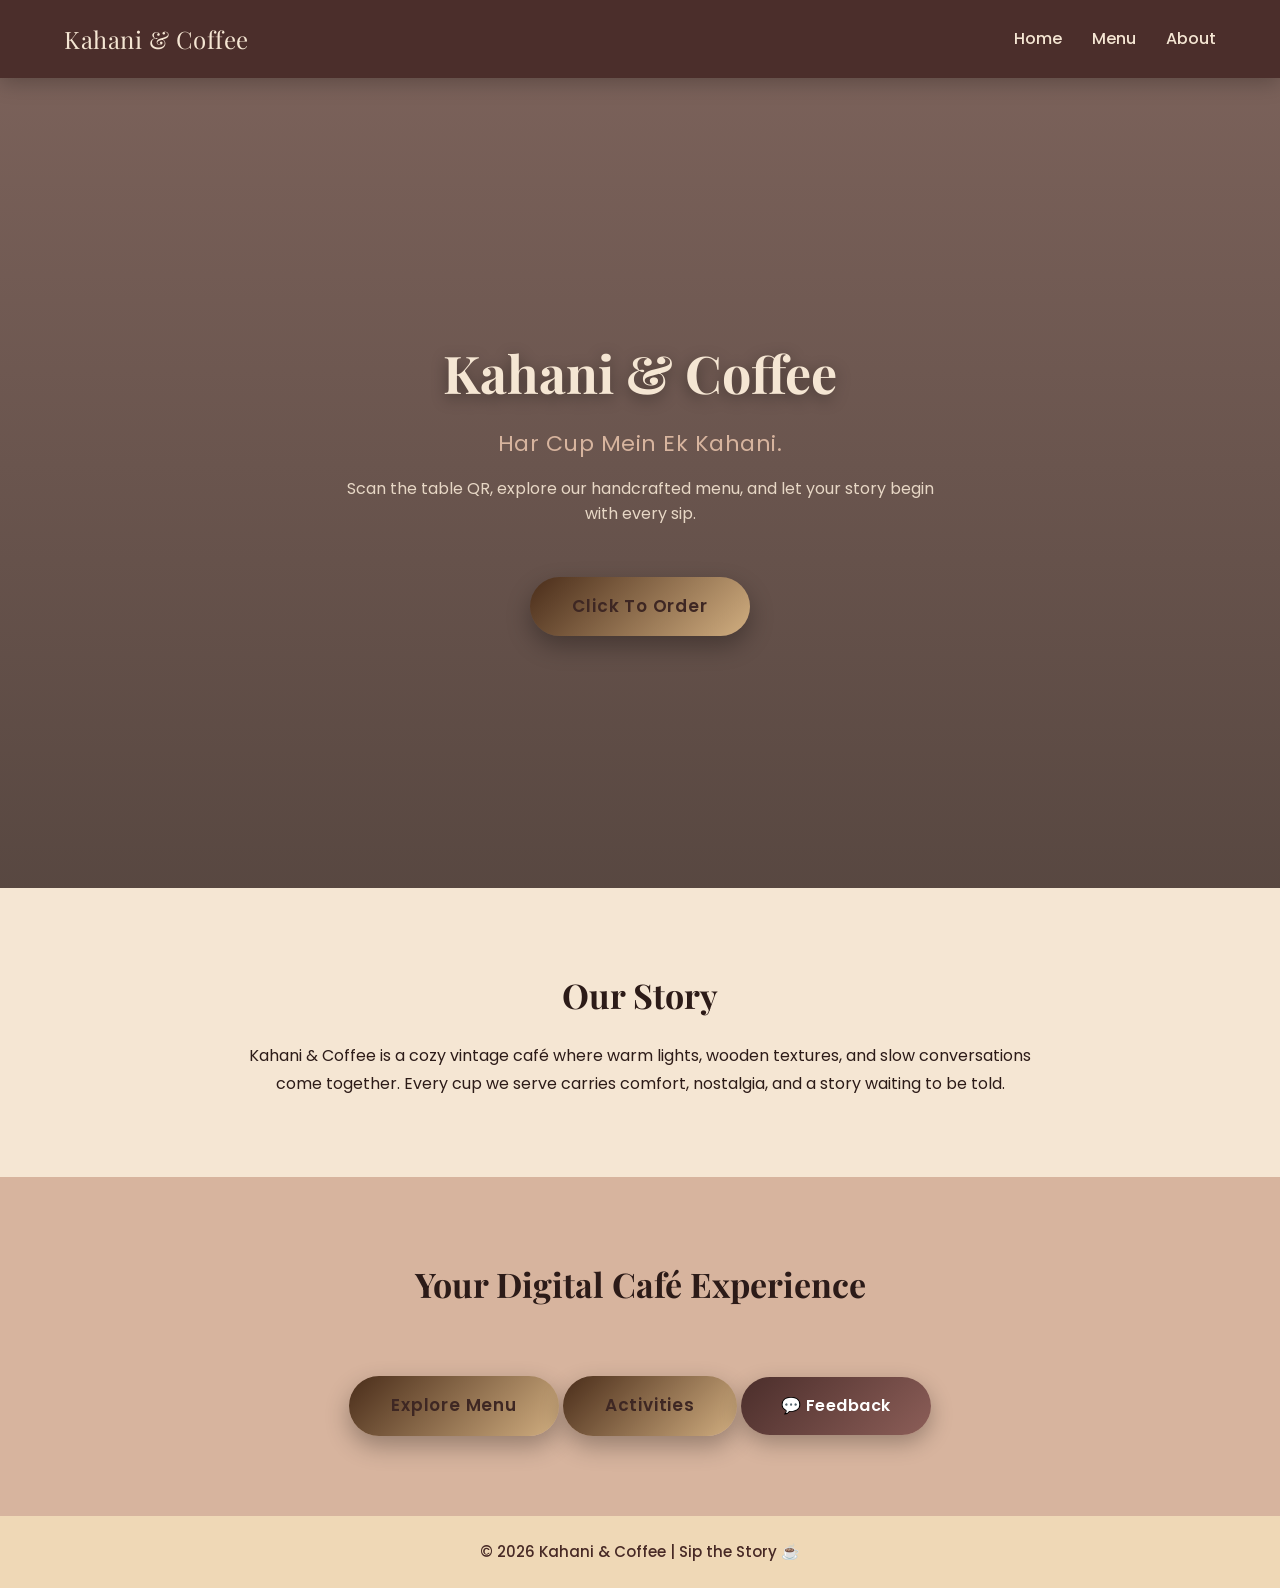
<file: index.html>
<!DOCTYPE html>
<html lang="en">
<head>
    <meta charset="UTF-8">
    <title>Kahani & Coffee</title>
    <link rel="stylesheet" href="style.css">
    <meta name="viewport" content="width=device-width, initial-scale=1.0">
</head>

<body>

    <!-- Navbar -->
    <nav class="navbar">
        <div class="logo">Kahani & Coffee</div>
        <ul>
            <li><a href="#">Home</a></li>
            <li><a href="menu.html">Menu</a></li>           
           <li><a href="#">About</a></li>
        </ul>
    </nav>

    <!-- Hero Section -->
    <section class="hero">
        <div class="hero-content">
            <h1>Kahani & Coffee</h1>
            <p class="tagline">Har Cup Mein Ek Kahani.</p>
            <p class="description">
                Scan the table QR, explore our handcrafted menu,
                and let your story begin with every sip.
            </p>
<a href="menu.html" class="btn">Click To Order</a>       
 </div>
    </section>

    <!-- About Section -->
    <section class="section">
        <h2>Our Story</h2>
        <p>
            Kahani & Coffee is a cozy vintage café where warm lights,
            wooden textures, and slow conversations come together.
            Every cup we serve carries comfort, nostalgia, and a story waiting to be told.
        </p>
    </section>

   <!-- Explore Options Section -->
<section class="section light">
    <h2>Your Digital Café Experience</h2>

    <div class="explore-buttons">

       <div class="button-container">

  <a href="menu.html" id="menuLink" class="btn">Explore Menu</a>

  <a href="activities.html" class="btn btn-center">
    Activities
  </a>

 <a href="feedback.html" class="explore-btn feedback-btn">
  💬 Feedback
</a>

</div>

    </div>
</section>

    <!-- Footer -->
    <footer>
        <p>© 2026 Kahani & Coffee | Sip the Story ☕</p>
    </footer>
    <script>
const elements = document.querySelectorAll('.section, .card');

const observer = new IntersectionObserver(entries => {
    entries.forEach(entry => {
        if (entry.isIntersecting) {
            entry.target.classList.add('show');
        }
    });
});

elements.forEach(el => {
    el.classList.add('hidden');
    observer.observe(el);
});
</script>
<script>
let params = new URLSearchParams(window.location.search);
let table = params.get("table");

if(table){
let link = document.getElementById("menuLink");
link.href = "menu.html?table=" + table;
}
</script>

</body>
</html>
</file>
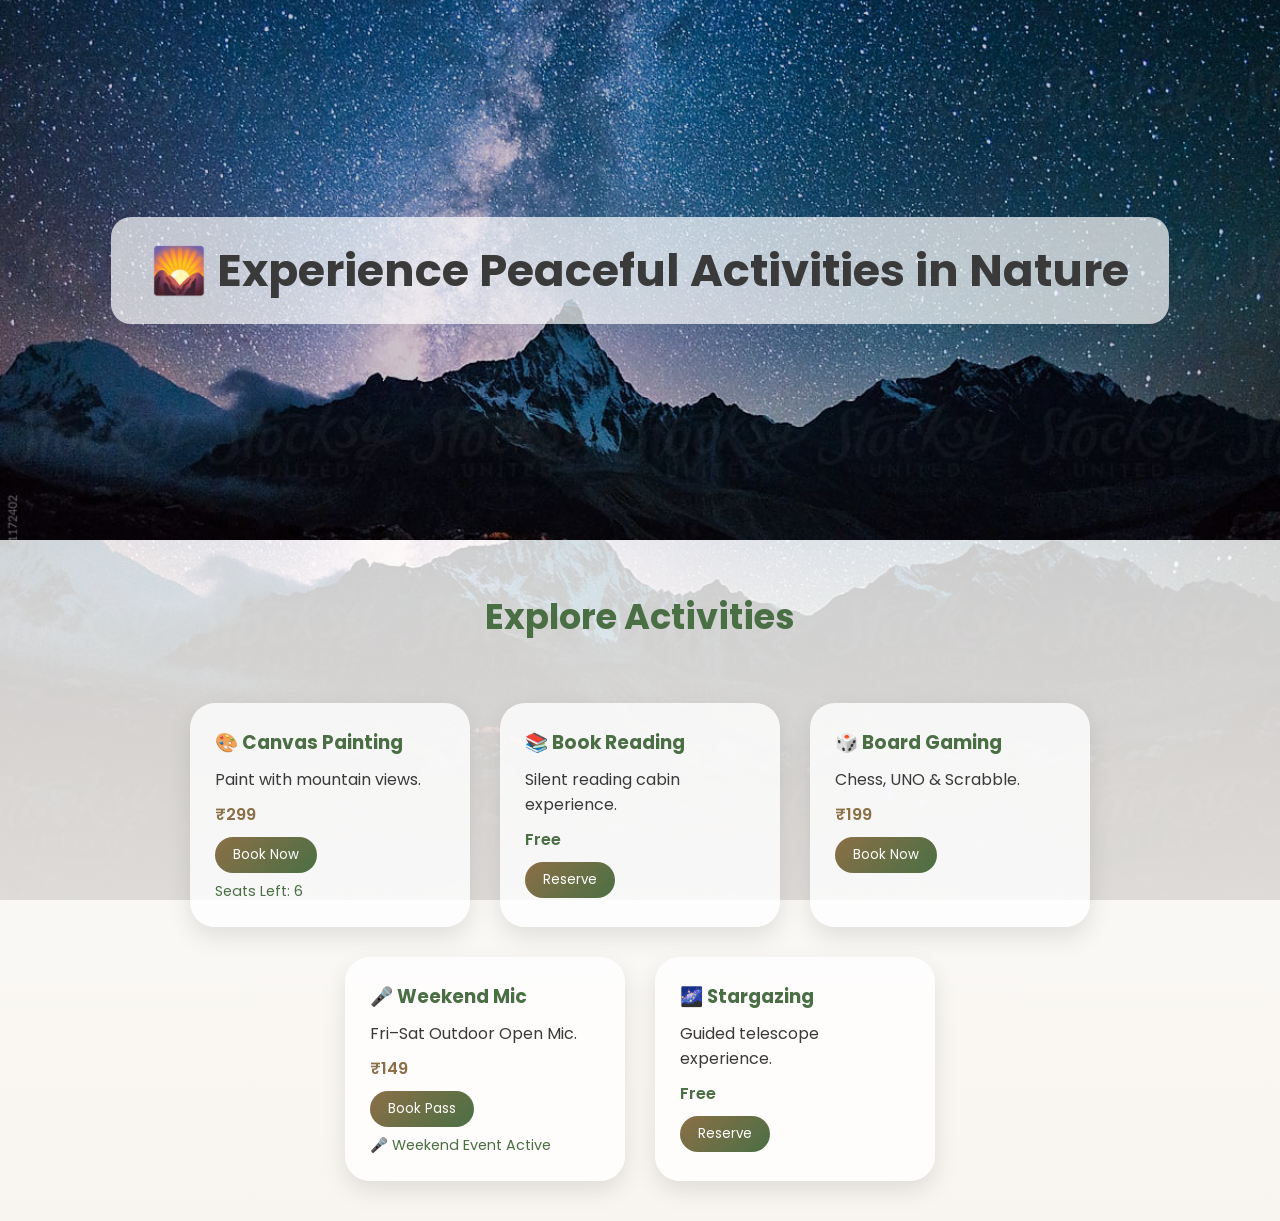
<file: activities.html>
<!DOCTYPE html>
<html lang="en">
<head>
<meta charset="UTF-8">
<meta name="viewport" content="width=device-width, initial-scale=1.0">
<title>Mountain Café Activities</title>

<link href="https://fonts.googleapis.com/css2?family=Poppins:wght@300;400;600&display=swap" rel="stylesheet">

<style>

/* ===== GLOBAL ===== */
*{
  margin:0;
  padding:0;
  box-sizing:border-box;
  font-family:'Poppins',sans-serif;
}

body{
  margin:0;
  font-family:'Poppins',sans-serif;
  background: linear-gradient(
      rgba(255,255,255,0.7),
      rgba(248,245,240,0.95)
    ),
    url("images/1172402.jpg") center/cover no-repeat fixed;
  color:#3a3a3a;
}

/* ===== HERO ===== */
.hero{
  height:60vh;
  background:linear-gradient(rgba(0,0,0,0.2),rgba(0,0,0,0.2)),
  url("images/1172402.jpg") no-repeat center/cover;
  display:flex;
  align-items:center;
  justify-content:center;
  text-align:center;
}

.hero h1{
  background:rgba(255,255,255,0.7);
  padding:20px 40px;
  border-radius:20px;
  font-size:2.8rem;
  animation:fadeIn 2s ease;
}

/* ===== SECTION ===== */
.section-title{
  text-align:center;
  margin:50px 0 20px;
  font-size:2.2rem;
  color:#4b6f44;
}

/* ===== CARDS ===== */
.activities{
  display:flex;
  flex-wrap:wrap;
  justify-content:center;
  gap:30px;
  padding:40px;
}

.card{
  width:280px;
  background:rgba(255,255,255,0.8);
  padding:25px;
  border-radius:25px;
  box-shadow:0 10px 25px rgba(0,0,0,0.1);
  transition:0.4s ease;
  position:relative;
  overflow:hidden;
}

.card:hover{
  transform:translateY(-12px);
}

.card h3{
  color:#4b6f44;
  margin-bottom:10px;
}

.price{
  margin:10px 0;
  font-weight:600;
  color:#8b6f47;
}

.free{
  color:#4b6f44;
}

.card button{
  padding:8px 18px;
  border:none;
  border-radius:20px;
  background:linear-gradient(135deg,#8b6f47,#4b6f44);
  color:white;
  cursor:pointer;
  transition:0.3s;
}

.card button:hover{
  transform:scale(1.1);
}

/* ===== LIVE INFO ===== */
.live-info{
  margin-top:8px;
  font-size:0.9rem;
  color:#4b6f44;
}

/* ===== MODAL ===== */
.modal{
  display:none;
  position:fixed;
  left:0;
  top:0;
  width:100%;
  height:100%;
  background:rgba(0,0,0,0.4);
  justify-content:center;
  align-items:center;
}

.modal-content{
  background:white;
  padding:30px;
  border-radius:20px;
  text-align:center;
  width:300px;
  animation:popup 0.4s ease;
}

.modal-content h3{
  margin-bottom:15px;
  color:#4b6f44;
}

.modal-content button{
  margin-top:15px;
  padding:6px 15px;
  border:none;
  border-radius:15px;
  background:#4b6f44;
  color:white;
  cursor:pointer;
}

@keyframes popup{
  from{transform:scale(0.5);}
  to{transform:scale(1);}
}

@keyframes fadeIn{
  from{opacity:0;}
  to{opacity:1;}
}

/* ===== RESPONSIVE ===== */
@media(max-width:768px){
  .activities{
    flex-direction:column;
    align-items:center;
  }
}

</style>
</head>

<body>

<!-- HERO -->
<div class="hero">
  <h1>🌄 Experience Peaceful Activities in Nature</h1>
</div>

<h2 class="section-title">Explore Activities</h2>

<!-- ACTIVITIES -->
<div class="activities">

  <!-- Canvas -->
  <div class="card">
    <h3>🎨 Canvas Painting</h3>
    <p>Paint with mountain views.</p>
    <div class="price">₹299</div>
    <button onclick="book('Canvas Painting')">Book Now</button>
    <div class="live-info" id="canvasSeats"></div>
  </div>

  <!-- Book Reading -->
  <div class="card">
    <h3>📚 Book Reading</h3>
    <p>Silent reading cabin experience.</p>
    <div class="price free">Free</div>
    <button onclick="book('Book Reading')">Reserve</button>
  </div>

  <!-- Board Game -->
  <div class="card">
    <h3>🎲 Board Gaming</h3>
    <p>Chess, UNO & Scrabble.</p>
    <div class="price">₹199</div>
    <button onclick="book('Board Gaming')">Book Now</button>
  </div>

  <!-- Weekend Mic -->
  <div class="card">
    <h3>🎤 Weekend Mic</h3>
    <p>Fri–Sat Outdoor Open Mic.</p>
    <div class="price">₹149</div>
    <button onclick="book('Weekend Mic')">Book Pass</button>
    <div class="live-info" id="micStatus"></div>
  </div>

  <!-- Stargazing -->
  <div class="card">
    <h3>🌌 Stargazing</h3>
    <p>Guided telescope experience.</p>
    <div class="price free">Free</div>
    <button onclick="book('Stargazing')">Reserve</button>
  </div>

</div>

<!-- MODAL -->
<div class="modal" id="modal">
  <div class="modal-content">
    <h3 id="modalTitle"></h3>
    <p>Booking Confirmed 🌿</p>
    <button onclick="closeModal()">Close</button>
  </div>
</div>

<script>

/* ===== LOGIC ===== */

let canvasSeats = 6;

function book(activity){

  if(activity === "Canvas Painting"){
    if(canvasSeats > 0){
      canvasSeats--;
    } else{
      alert("No seats left for Canvas Painting 🎨");
      return;
    }
  }

  if(activity === "Weekend Mic"){
    let day = new Date().getDay();
    if(day !== 5 && day !== 6){
      alert("Open Mic is only available on Friday & Saturday 🎤");
      return;
    }
  }

  document.getElementById("modalTitle").innerText = activity;
  document.getElementById("modal").style.display = "flex";

  updateLiveInfo();
}

function closeModal(){
  document.getElementById("modal").style.display = "none";
}

function updateLiveInfo(){
  document.getElementById("canvasSeats").innerText =
    "Seats Left: " + canvasSeats;

  let day = new Date().getDay();
  if(day === 5 || day === 6){
    document.getElementById("micStatus").innerText =
      "🎤 Weekend Event Active";
  } else{
    document.getElementById("micStatus").innerText =
      "Available Only Fri–Sat";
  }
}

updateLiveInfo();

</script>

</body>
</html>
</file>
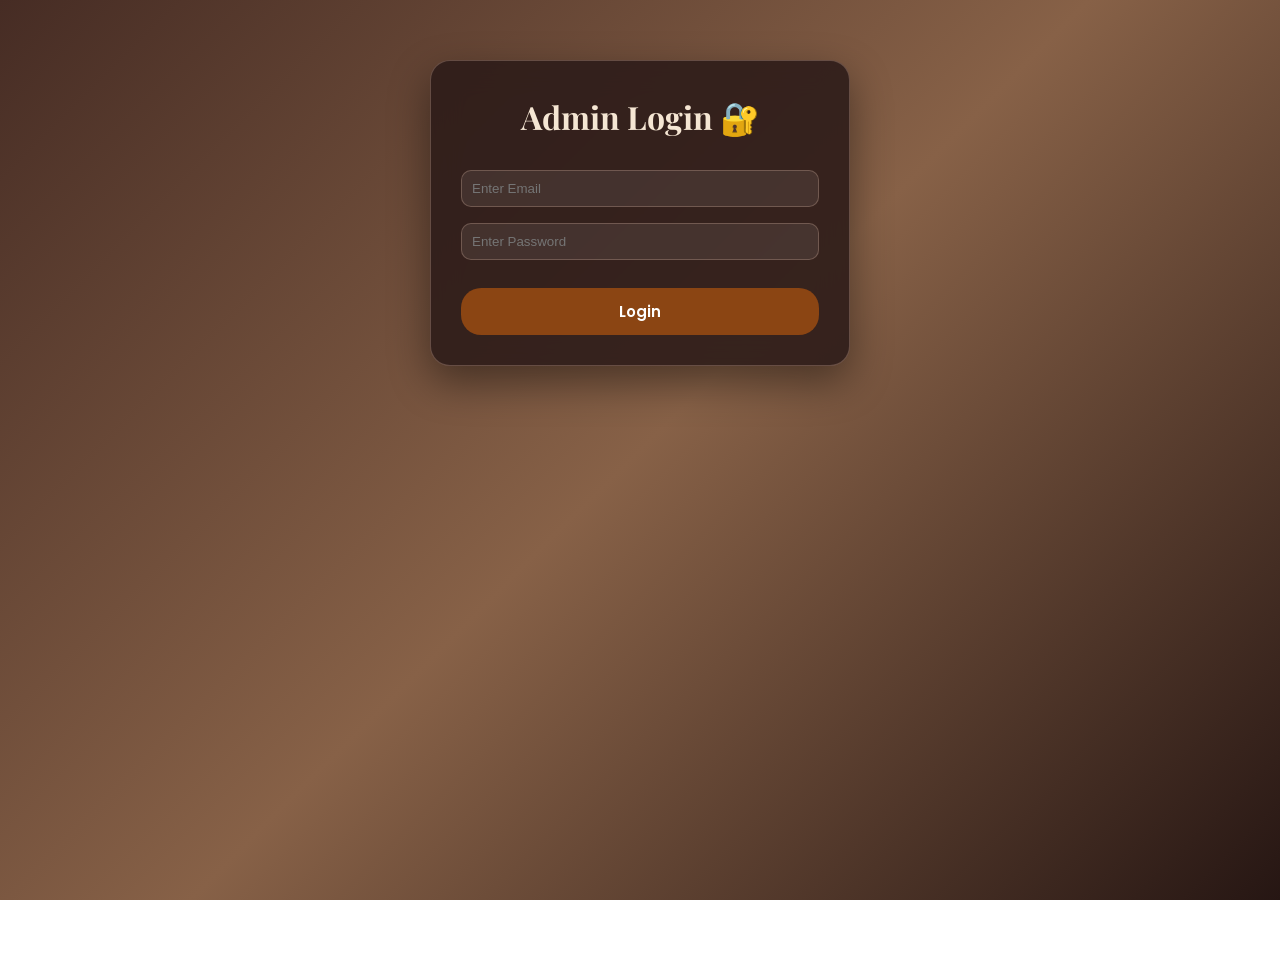
<file: admin.html>
<!DOCTYPE html>
<html>
<head>
<title>Admin Login</title>
<link rel="stylesheet" href="style.css">
</head>

<body class="menu-body">

<div class="payment-box">

<h1>Admin Login 🔐</h1>

<input type="email" id="email" placeholder="Enter Email">

<input type="password" id="password" placeholder="Enter Password">

<button onclick="loginAdmin()">Login</button>

</div>

<script src="admin.js"></script>

</body>
</html>
</file>
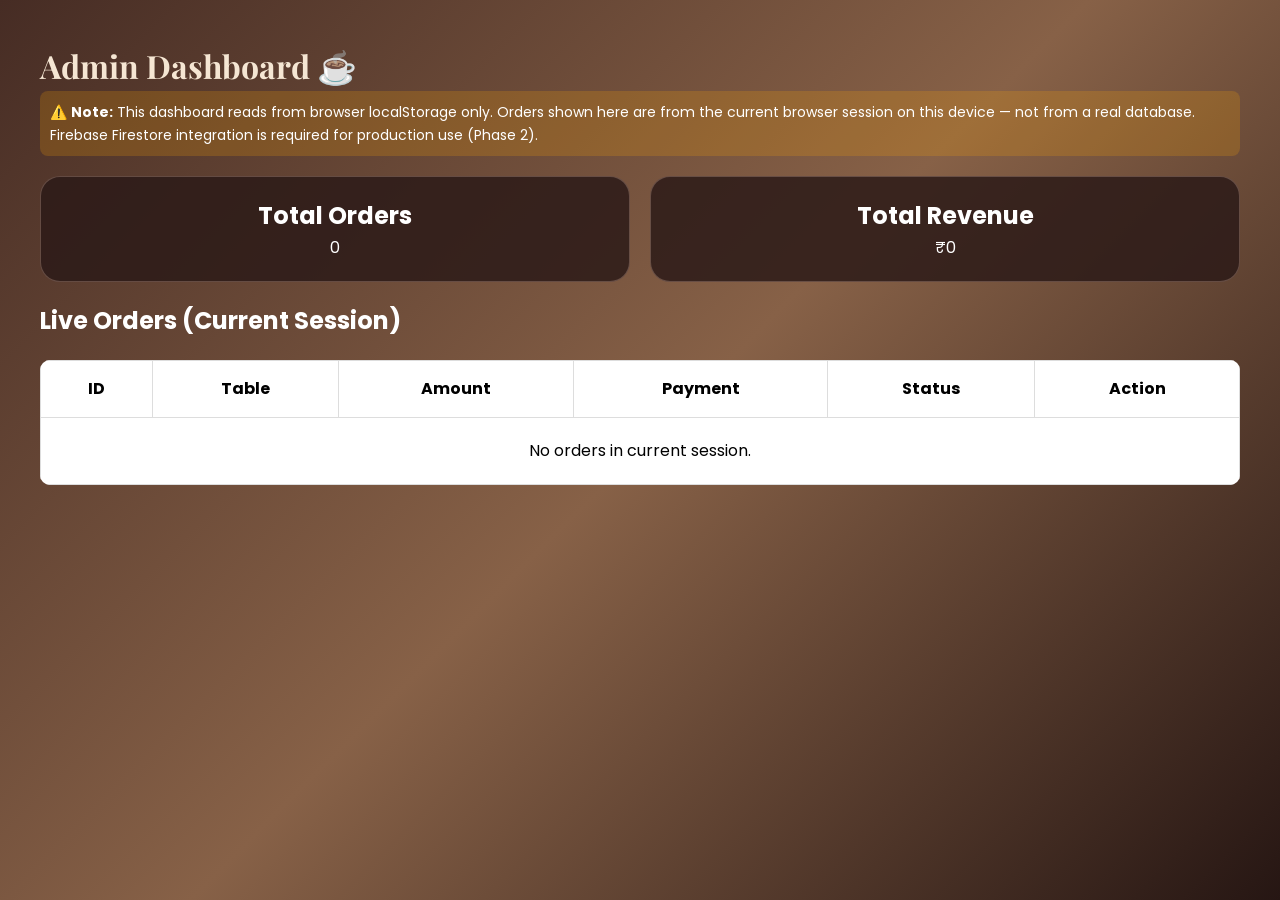
<file: dashboard.html>
<!DOCTYPE html>
<html>
<head>
<title>Admin Dashboard</title>
<link rel="stylesheet" href="style.css">
</head>

<body class="menu-body">

<div class="dashboard">

<h1>Admin Dashboard ☕</h1>

<p style="background:rgba(255,165,0,0.2); padding:10px; border-radius:8px; margin-bottom:20px; font-size:14px;">
    ⚠️ <strong>Note:</strong> This dashboard reads from browser localStorage only.
    Orders shown here are from the current browser session on this device —
    not from a real database. Firebase Firestore integration is required for
    production use (Phase 2).
</p>

<div class="stats">

<div class="card-box">
<h2>Total Orders</h2>
<p id="totalOrders">0</p>
</div>

<div class="card-box">
<h2>Total Revenue</h2>
<p id="revenue">₹0</p>
</div>

</div>

<h2>Live Orders (Current Session)</h2>

<table>
<thead>
<tr>
<th>ID</th>
<th>Table</th>
<th>Amount</th>
<th>Payment</th>
<th>Status</th>
<th>Action</th>
</tr>
</thead>

<tbody id="ordersTable"></tbody>

</table>

<script src="admin.js"></script>

</div>

</body>
</html>
</file>
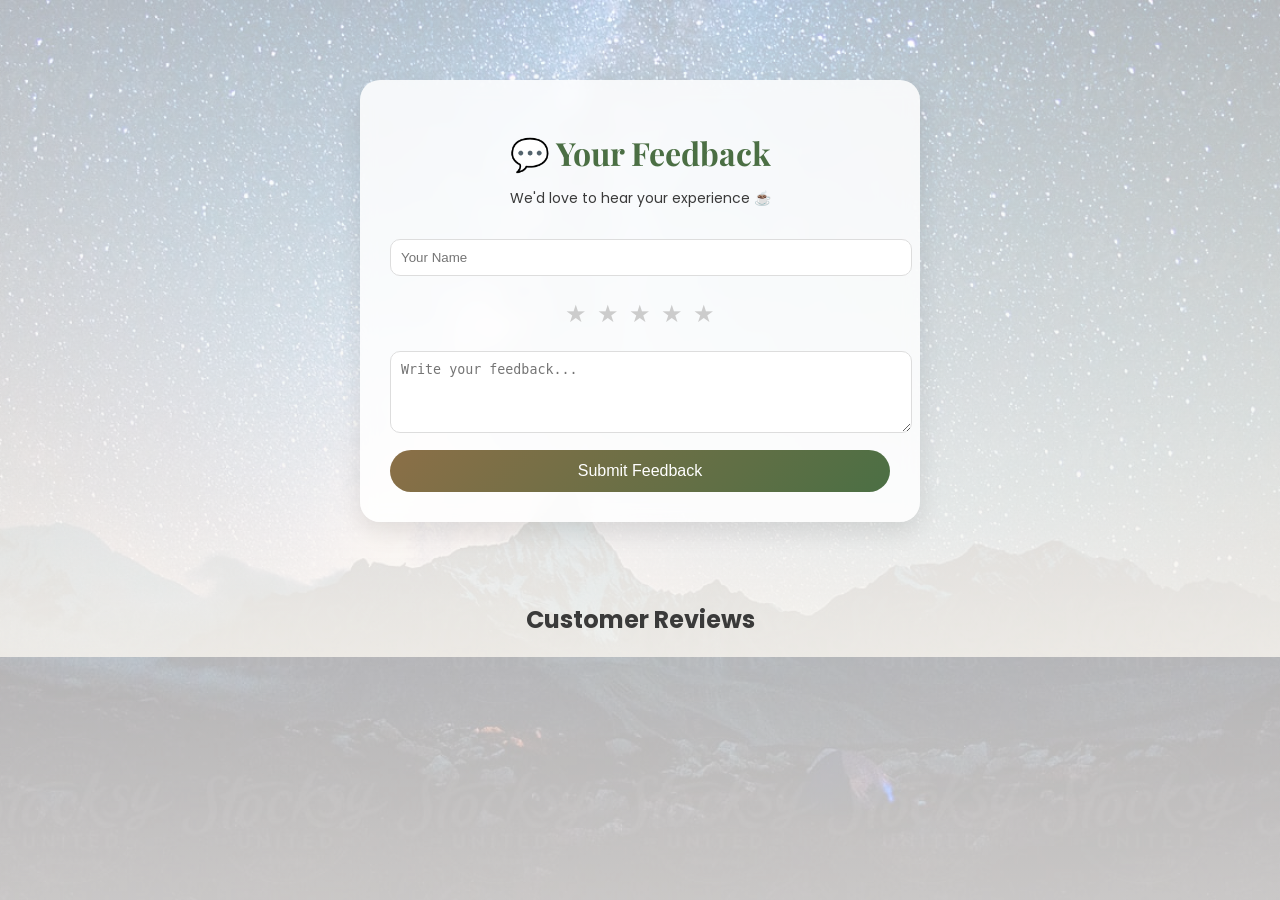
<file: feedback.html>
<!DOCTYPE html>
<html lang="en">
<head>
<meta charset="UTF-8">
<meta name="viewport" content="width=device-width, initial-scale=1.0">
<title>Feedback | Kahani & Coffee</title>

<link href="https://fonts.googleapis.com/css2?family=Playfair+Display:wght@500&family=Poppins:wght@300;400;500&display=swap" rel="stylesheet">

<style>

/* ===== BODY ===== */
body{
  margin:0;
  font-family:'Poppins',sans-serif;
  background:linear-gradient(rgba(255,255,255,0.7),rgba(248,245,240,0.95)),
  url("images/1172402.jpg") center/cover no-repeat fixed;
  color:#3a3a3a;
}

/* ===== CONTAINER ===== */
.container{
  max-width:500px;
  margin:80px auto;
  background:rgba(255,255,255,0.85);
  padding:30px;
  border-radius:20px;
  box-shadow:0 10px 25px rgba(0,0,0,0.1);
  backdrop-filter:blur(8px);
  animation:fadeIn 1s ease;
}

h1{
  text-align:center;
  font-family:'Playfair Display',serif;
  color:#4b6f44;
  margin-bottom:10px;
}

p{
  text-align:center;
  font-size:14px;
  margin-bottom:20px;
}

/* ===== INPUT ===== */
input, textarea{
  width:100%;
  padding:10px;
  margin:10px 0;
  border-radius:10px;
  border:1px solid #ddd;
  outline:none;
}

/* ===== STARS ===== */
.stars{
  display:flex;
  justify-content:center;
  gap:10px;
  font-size:24px;
  cursor:pointer;
  margin:10px 0;
}

.star{
  color:#ccc;
  transition:0.3s;
}

.star.active{
  color:#f4b400;
  transform:scale(1.2);
}

/* ===== BUTTON ===== */
button{
  width:100%;
  padding:12px;
  border:none;
  border-radius:25px;
  background:linear-gradient(135deg,#8b6f47,#4b6f44);
  color:white;
  font-size:16px;
  cursor:pointer;
  transition:0.3s;
}

button:hover{
  transform:scale(1.05);
}

/* ===== POPUP ===== */
.popup{
  display:none;
  position:fixed;
  top:0;
  left:0;
  width:100%;
  height:100%;
  background:rgba(0,0,0,0.4);
  justify-content:center;
  align-items:center;
}

.popup-content{
  background:white;
  padding:25px;
  border-radius:15px;
  text-align:center;
  animation:fadeIn 0.5s ease;
}

@keyframes fadeIn{
  from{opacity:0;}
  to{opacity:1;}
}

</style>
</head>

<body>

<div class="container">
  <h1>💬 Your Feedback</h1>
  <p>We'd love to hear your experience ☕</p>

  <input type="text" placeholder="Your Name">

  <!-- STAR RATING -->
  <div class="stars">
    <span class="star" onclick="rate(1)">★</span>
    <span class="star" onclick="rate(2)">★</span>
    <span class="star" onclick="rate(3)">★</span>
    <span class="star" onclick="rate(4)">★</span>
    <span class="star" onclick="rate(5)">★</span>
  </div>

  <textarea rows="4" placeholder="Write your feedback..."></textarea>

  <button onclick="submitFeedback()">Submit Feedback</button>
</div>

<!-- POPUP -->
<div class="popup" id="popup">
  <div class="popup-content">
    <h3>Thank You 🌿</h3>
    <p>Your feedback means a lot to us ☕</p>
    <button onclick="closePopup()">Close</button>
  </div>
</div>
<h2 style="text-align:center; margin-top:40px;">Customer Reviews</h2> <div id="reviews"></div>

<script>

let rating = 0; // ⭐ IMPORTANT

// ⭐ STAR CLICK FUNCTION
function rate(num){
  rating = num;

  let stars = document.querySelectorAll(".star");

  stars.forEach((star, index)=>{
    if(index < num){
      star.classList.add("active");
    } else {
      star.classList.remove("active");
    }
  });
}

// 💾 SUBMIT FEEDBACK
function submitFeedback(){

  let name = document.querySelector("input").value;
  let message = document.querySelector("textarea").value;

  if(name === "" || message === "" || rating === 0){
    alert("Please fill all fields ⭐");
    return;
  }

  let feedback = {
    name: name,
    message: message,
    rating: rating,
    time: new Date().toLocaleString()
  };

  let allFeedback = JSON.parse(localStorage.getItem("feedbacks")) || [];

  allFeedback.push(feedback);

  localStorage.setItem("feedbacks", JSON.stringify(allFeedback));

  loadReviews(); // 🔥 show instantly

  document.getElementById("popup").style.display = "flex";
}

// ❌ CLOSE POPUP
function closePopup(){
  document.getElementById("popup").style.display = "none";
}

// 👀 LOAD REVIEWS
function loadReviews(){

  let data = JSON.parse(localStorage.getItem("feedbacks")) || [];
  let container = document.getElementById("reviews");

  if(!container) return;

  container.innerHTML = "";

  data.forEach(f => {
    let div = document.createElement("div");

    div.style.background = "#fff";
    div.style.margin = "10px";
    div.style.padding = "15px";
    div.style.borderRadius = "10px";

    div.innerHTML = `
      <strong>${f.name}</strong> ⭐${f.rating} <br>
      <p>${f.message}</p>
      <small>${f.time}</small>
    `;

    container.appendChild(div);
  });
}

// Load on page open
loadReviews();
document.querySelector("input").value = "";
document.querySelector("textarea").value = "";
rating = 0;

</script>

</body>
</html>
</file>
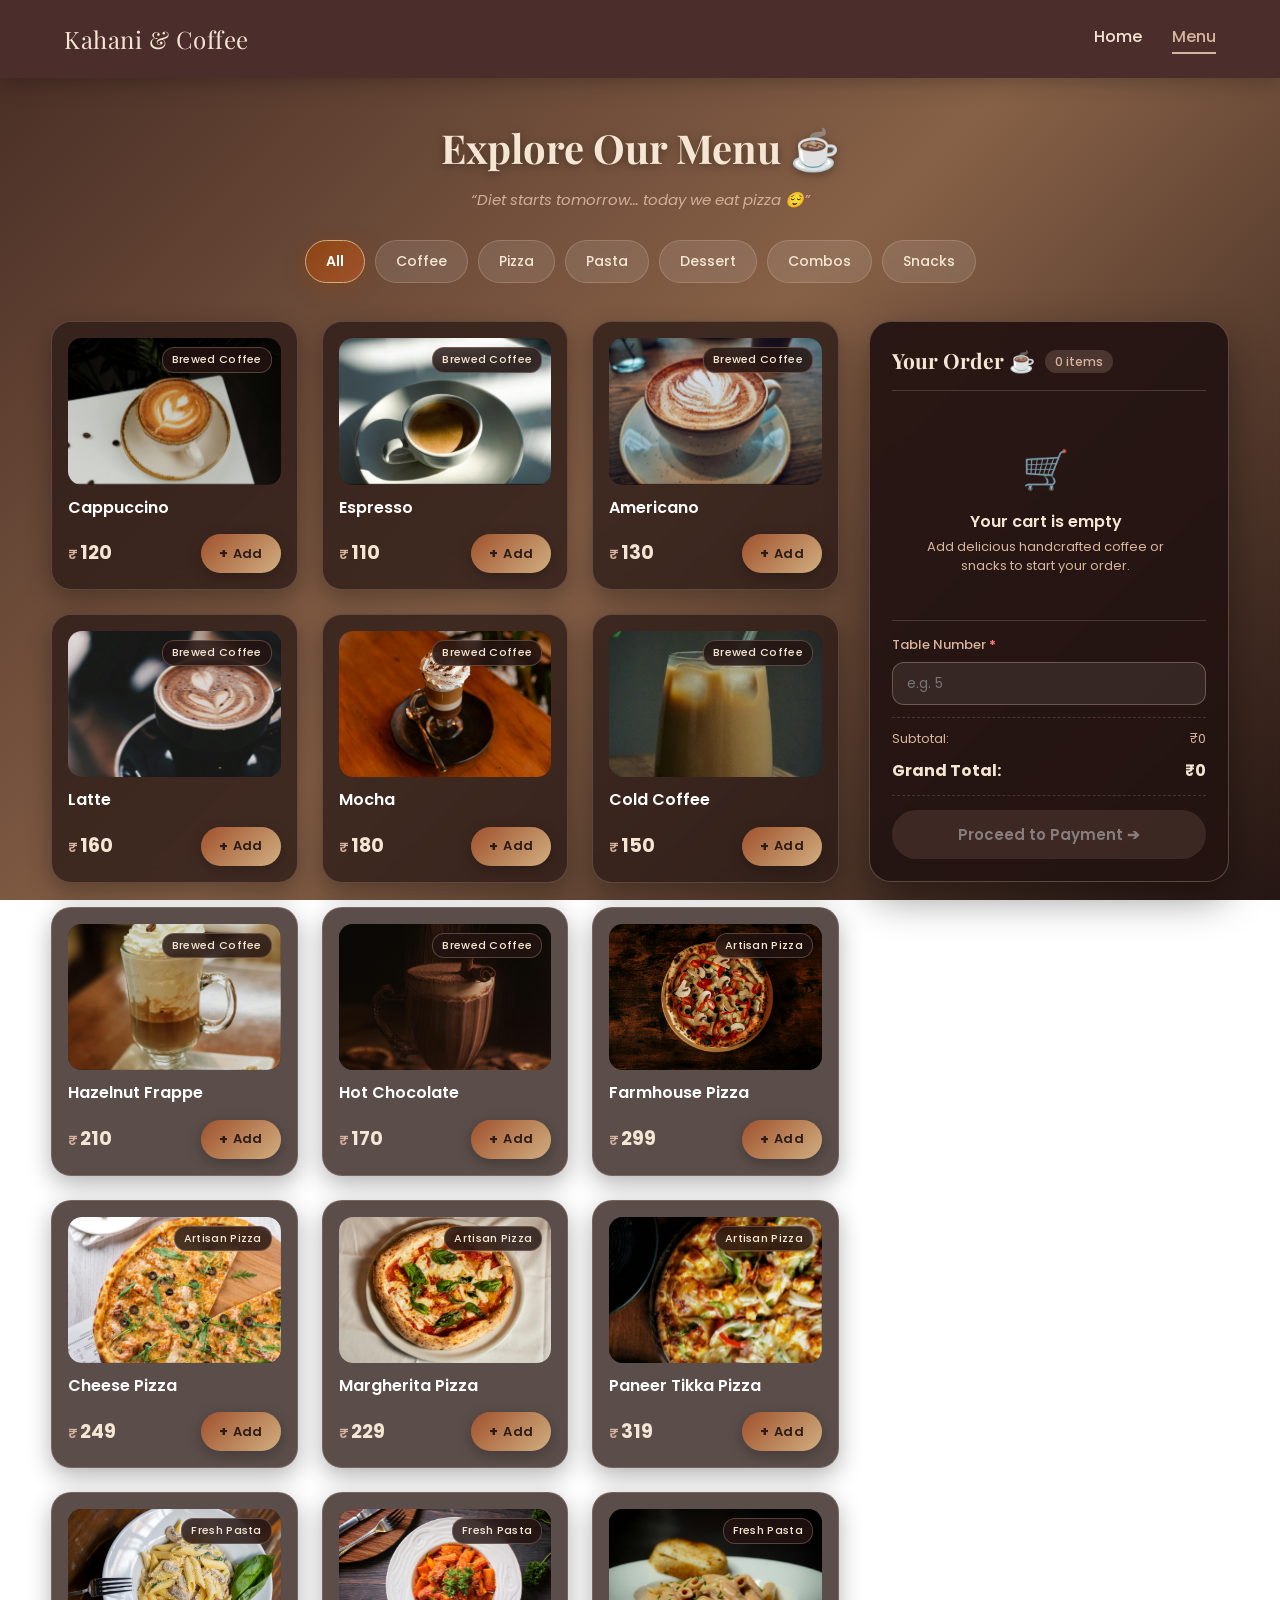
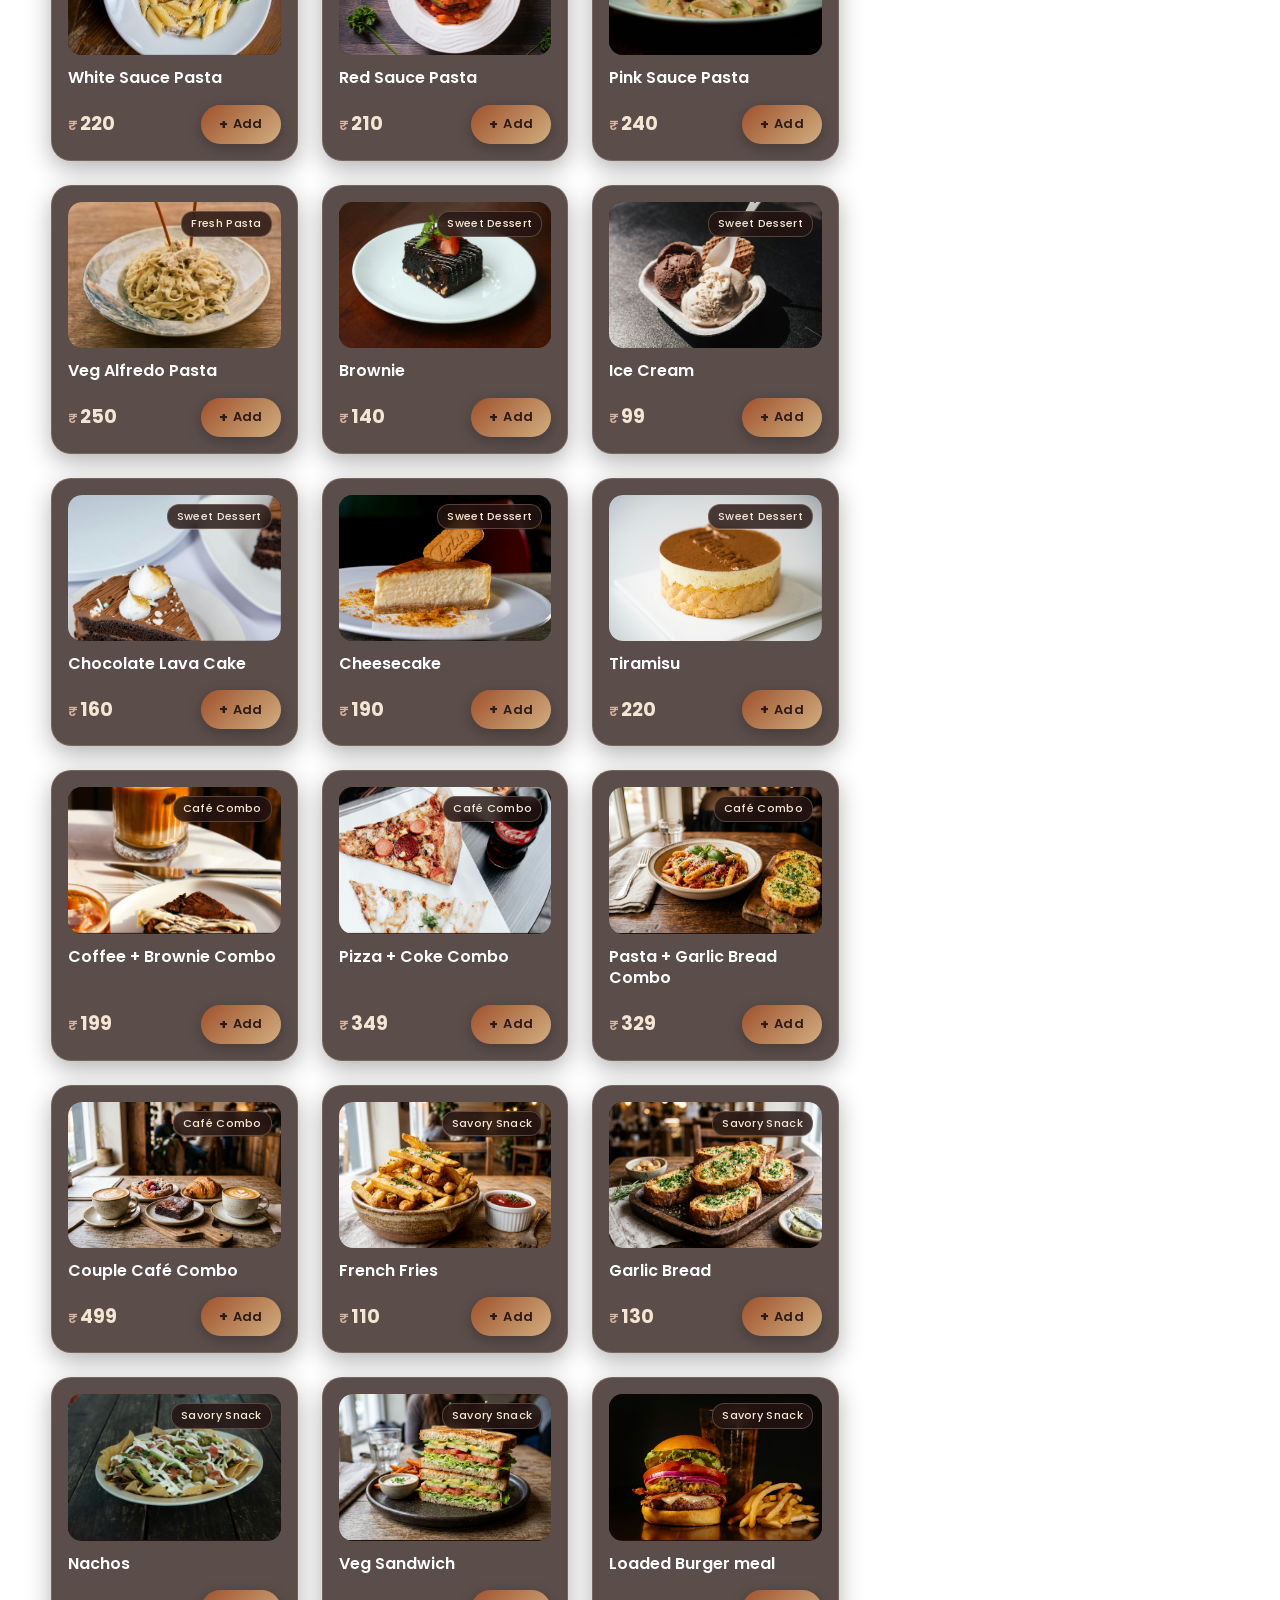
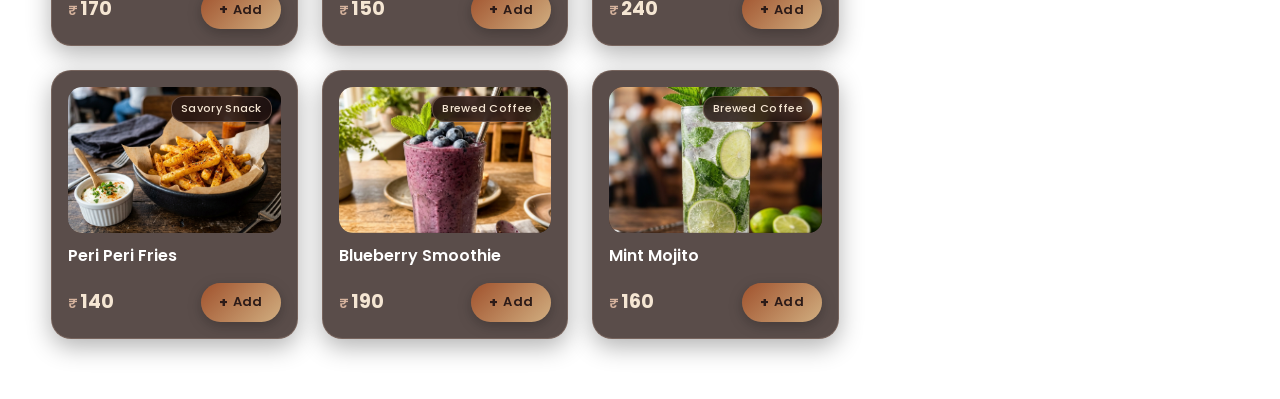
<file: menu.html>
<!DOCTYPE html>
<html lang="en">
<head>
<meta charset="UTF-8">
<meta name="viewport" content="width=device-width, initial-scale=1.0">
<title>Kahani & Coffee | Menu</title>
<link rel="stylesheet" href="style.css">
</head>

<body class="menu-body">

<!-- Navbar -->
<nav class="navbar">
    <div class="logo">Kahani & Coffee</div>
    <ul>
        <li><a href="index.html">Home</a></li>
        <li><a href="menu.html" class="active">Menu</a></li>
    </ul>
</nav>

<!-- Header -->
<section class="menu-hero">
    <h1>Explore Our Menu ☕</h1>
    <p class="meme">“Diet starts tomorrow… today we eat pizza 😌”</p>
</section>

<!-- Category Filter -->
<div class="category-bar">
    <button onclick="filterItems('all', this)">All</button>
    <button onclick="filterItems('coffee', this)">Coffee</button>
    <button onclick="filterItems('pizza', this)">Pizza</button>
    <button onclick="filterItems('pasta', this)">Pasta</button>
    <button onclick="filterItems('dessert', this)">Dessert</button>
    <button onclick="filterItems('combo', this)">Combos</button>
    <button onclick="filterItems('snacks', this)">Snacks</button>
</div>

<div class="menu-container">

    <!-- Food Items -->
    <main class="food-grid" id="foodGrid" aria-label="Café Menu Items"></main>

    <!-- Cart Sidebar (Desktop) / Cart Drawer (Mobile) -->
    <aside class="cart" id="cartPanel" aria-label="Your Order Cart">
        <div class="cart-header">
            <div class="cart-title-wrap">
                <h3>Your Order ☕</h3>
                <span class="cart-badge" id="cartBadge">0 items</span>
            </div>
            <button type="button" class="cart-close-btn" id="closeCartBtn" onclick="closeCartDrawer()" aria-label="Close cart drawer">✕</button>
        </div>

        <div class="cart-body">
            <div id="emptyCartState" class="empty-cart-state">
                <span class="empty-cart-icon">🛒</span>
                <p class="empty-cart-title">Your cart is empty</p>
                <p class="empty-cart-desc">Add delicious handcrafted coffee or snacks to start your order.</p>
            </div>
            <ul id="cartItems" class="cart-items-list"></ul>
        </div>

        <div class="cart-footer" id="cartFooter">
            <div class="table-input-group">
                <label for="tableNumber" class="table-label">Table Number <span class="required-star">*</span></label>
                <input type="number" id="tableNumber" name="tableNumber" min="1" max="99" step="1" placeholder="e.g. 5" class="table-input" required>
                <div id="tableError" class="input-error-msg" role="alert" style="display:none;"></div>
            </div>

            <div class="cart-summary">
                <div class="summary-row">
                    <span>Subtotal:</span>
                    <span>₹<span id="subtotal">0</span></span>
                </div>
                <div class="summary-row total-row">
                    <span>Grand Total:</span>
                    <span>₹<span id="total">0</span></span>
                </div>
            </div>

            <button type="button" class="order-btn" id="placeOrderBtn" onclick="placeOrder()">
                Proceed to Payment ➔
            </button>
        </div>
    </aside>

</div>

<!-- Backdrop Overlay for Mobile Cart Drawer -->
<div id="cartOverlay" class="cart-overlay" onclick="closeCartDrawer()" aria-hidden="true"></div>

<!-- Mobile Bottom Cart Bar -->
<div id="cartBar" class="cart-bar" onclick="openCartDrawer()" role="button" tabindex="0" aria-label="Open Cart Drawer">
    <div class="cart-bar-left">
        <span class="cart-bar-icon">🛒</span>
        <span id="cartBarCount">0</span> Items
    </div>
    <div class="cart-bar-right">
        ₹<span id="cartBarTotal">0</span>
        <span class="view-cart-btn">View Order ➔</span>
    </div>
</div>

<script src="menu.js?v=3"></script>
<div id="successPopup" class="popup">
    <div class="popup-content">
        <h2>🎉 Order Placed Successfully!</h2>
        <p>Your delicious food is on the way ☕</p>
        <button onclick="closePopup()">Close</button>
    </div>
</div>

<div id="toast" class="toast" role="status" aria-live="polite"></div>
</body>
</html>
</file>
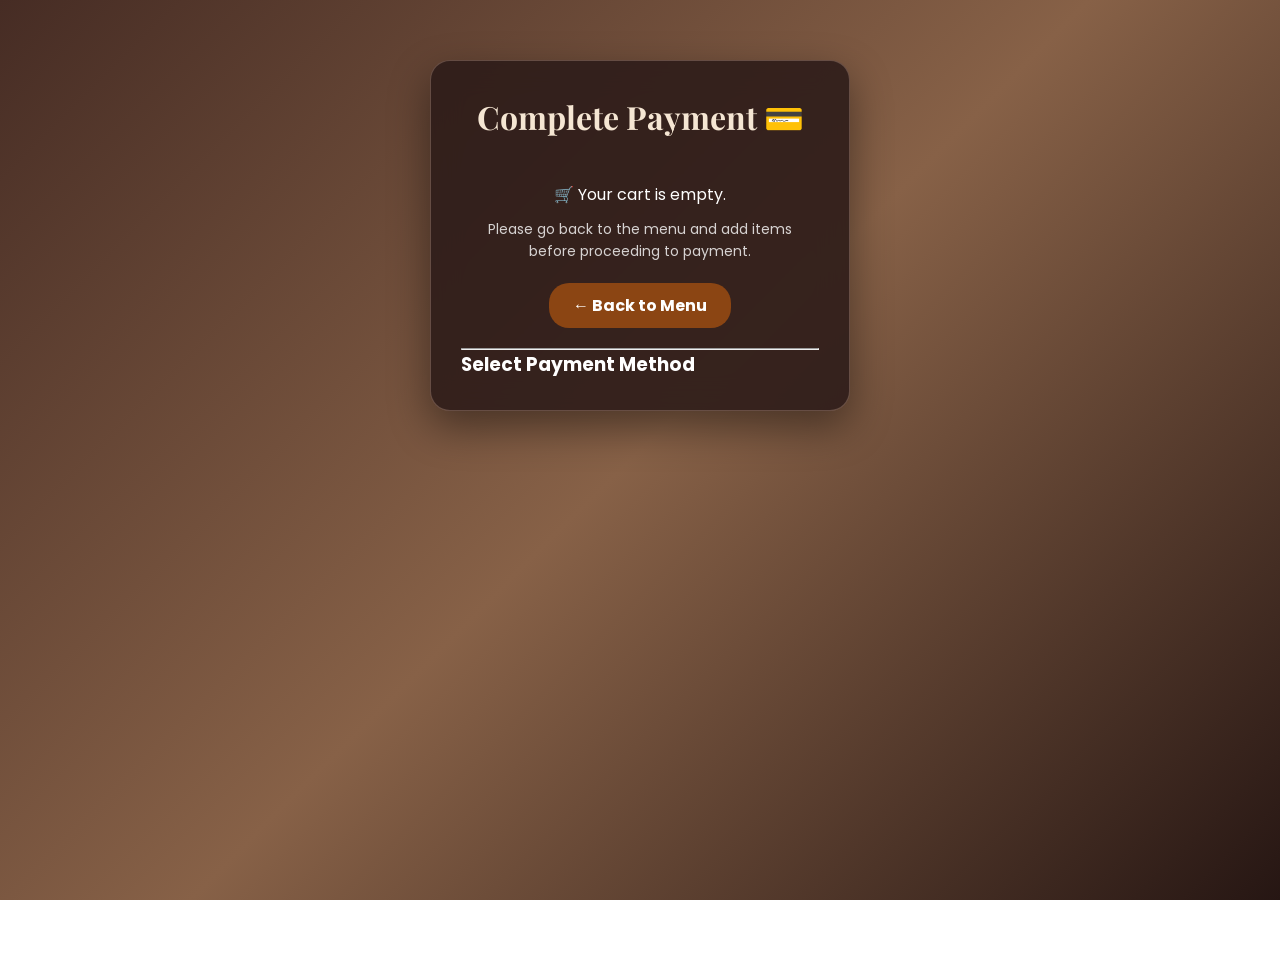
<file: payment.html>
<!DOCTYPE html>
<html lang="en">
<head>
<meta charset="UTF-8">
<meta name="viewport" content="width=device-width, initial-scale=1.0">
<title>Payment | Kahani & Coffee</title>
<link rel="stylesheet" href="style.css">
</head>

<body class="menu-body">

<div class="payment-box">

<h1>Complete Payment 💳</h1>

<div id="billSummary"></div>

<hr>

<h3>Select Payment Method</h3>

<div class="pay-option">
<label>
<input type="radio" name="pay" value="Cash" checked onclick="showMethod()">
Cash on Counter
</label>
</div>

<div class="pay-option">
<label>
<input type="radio" name="pay" value="UPI" onclick="showMethod()">
UPI Payment
</label>
</div>

<div id="paymentDetails"></div>

<button onclick="confirmOrder()">Confirm Payment</button>

</div>

<script src="payment.js"></script>

</body>
</html>
</file>
<file: style.css>
/* Google Fonts */
@import url('https://fonts.googleapis.com/css2?family=Playfair+Display:wght@600;700&family=Poppins:wght@300;400;500;600;700&display=swap');

/* =====================================================================
   DESIGN TOKENS & ROOT VARIABLES
   Preserving Kahani & Coffee Signature Warm Palette
   ===================================================================== */
:root {
    --color-cream: #F5E6D3;
    --color-espresso: #2C1B18;
    --color-coffee-brown: #4B2E2B;
    --color-latte: #D7B49E;
    --color-muted-brown: #8C5E58;
    --color-warm-accent: #A0522D;
    --color-deep-roast: #221411;
    --color-gold: #D1AE80;

    --font-heading: 'Playfair Display', Georgia, serif;
    --font-body: 'Poppins', -apple-system, BlinkMacSystemFont, sans-serif;

    --radius-sm: 8px;
    --radius-md: 14px;
    --radius-lg: 20px;
    --radius-pill: 50px;

    --shadow-sm: 0 4px 12px rgba(0, 0, 0, 0.2);
    --shadow-md: 0 8px 24px rgba(0, 0, 0, 0.3);
    --shadow-lg: 0 16px 40px rgba(0, 0, 0, 0.42);

    --transition-fast: 0.2s cubic-bezier(0.2, 0.8, 0.2, 1);
    --transition-smooth: 0.35s cubic-bezier(0.2, 0.8, 0.2, 1);
    --transition-drawer: 0.38s cubic-bezier(0.16, 1, 0.3, 1);
}

/* Reset */
* {
    margin: 0;
    padding: 0;
    box-sizing: border-box;
}

/* Accessibility: Visible Focus Ring */
:focus-visible {
    outline: 2px solid var(--color-latte);
    outline-offset: 3px;
}

button:focus-visible,
input:focus-visible,
a:focus-visible {
    outline: 2px solid var(--color-latte);
    outline-offset: 2px;
}

/* Body */
body {
    font-family: var(--font-body);
    background-color: var(--color-cream);
    color: var(--color-espresso);
    scroll-behavior: smooth;
    line-height: 1.6;
}

/* Navbar */
.navbar {
    display: flex;
    justify-content: space-between;
    align-items: center;
    padding: 20px 5%;   
    background-color: var(--color-coffee-brown);
    box-shadow: 0 4px 20px rgba(0, 0, 0, 0.25);
    position: relative;
    z-index: 50;
}

.logo {
    font-family: var(--font-heading);
    font-size: 24px;
    color: var(--color-cream);
    letter-spacing: 0.5px;
    transition: opacity var(--transition-fast);
}

.logo:hover {
    opacity: 0.92;
}

.navbar ul {
    list-style: none;
    display: flex;
    gap: 30px;
}

.navbar a {
    text-decoration: none;
    color: var(--color-cream);
    font-size: 16px;
    font-weight: 500;
    transition: color var(--transition-fast), transform var(--transition-fast);
    display: inline-block;
}

.navbar a:hover {
    color: var(--color-latte);
    transform: translateY(-1px);
}

.navbar a.active {
    color: var(--color-latte);
    border-bottom: 2px solid var(--color-latte);
    padding-bottom: 2px;
}

/* Hero Section */
.hero {
    min-height: 90vh;
    background: linear-gradient(rgba(75, 46, 43, 0.72), rgba(44, 27, 24, 0.78)),
                url('https://images.unsplash.com/photo-1509042239860-f550ce710b93') center/cover no-repeat;
    display: flex;
    align-items: center;
    justify-content: center;
    text-align: center;
    color: var(--color-cream);
    padding: 30px 20px;
    position: relative;
}

/* Decorative Hero Floating Motion */
@keyframes floatSlow {
    0%, 100% { transform: translateY(0px); }
    50% { transform: translateY(-6px); }
}

@keyframes heroFadeUp {
    0% {
        opacity: 0;
        transform: translateY(24px);
    }
    100% {
        opacity: 1;
        transform: translateY(0);
    }
}

.hero-content {
    animation: heroFadeUp 1.1s cubic-bezier(0.16, 1, 0.3, 1) both;
}

.hero h1 {
    animation: floatSlow 5s ease-in-out infinite;
    font-family: var(--font-heading);
    font-size: 52px;
    margin-bottom: 12px;
    color: var(--color-cream);
    text-shadow: 0 4px 16px rgba(0, 0, 0, 0.4);
}

.tagline {
    font-size: 22px;
    margin-bottom: 15px;
    color: var(--color-latte);
    font-weight: 400;
    letter-spacing: 0.5px;
}

.description {
    max-width: 600px;
    margin: 0 auto 25px;
    font-size: 16px;
    color: rgba(245, 230, 211, 0.9);
}

/* Large Primary Button */
.btn {
    display: inline-block;
    margin-top: 25px;
    padding: 16px 42px;
    font-size: 17px;
    font-weight: 600;
    letter-spacing: 0.8px;
    border-radius: var(--radius-pill);
    border: none;
    cursor: pointer;
    background: linear-gradient(135deg, #4a2d1a, #d1ae80);
    color: #3E2723;
    transition: transform var(--transition-fast), box-shadow var(--transition-fast), background var(--transition-fast);
    box-shadow: 0 10px 24px rgba(0, 0, 0, 0.3);
    text-decoration: none;
}

.btn:hover {
    transform: translateY(-4px);
    box-shadow: 0 16px 32px rgba(0, 0, 0, 0.38);
    background: linear-gradient(135deg, #5c3720, #e0be90);
}

.btn:active {
    transform: translateY(1px) scale(0.98);
    box-shadow: 0 6px 16px rgba(0, 0, 0, 0.25);
}

/* Sections */
.section {
    padding: 80px 20px;
    text-align: center;
}

.section h2 {
    font-family: var(--font-heading);
    font-size: 34px;
    margin-bottom: 20px;
    color: var(--color-espresso);
}

.section p {
    max-width: 800px;
    margin: auto;
    line-height: 1.7;
    font-size: 16px;
}

/* Light Background Section */
.light {
    background-color: var(--color-latte);
    color: var(--color-espresso);
}

/* Cards Section */
.cards {
    display: flex;
    gap: 30px;
    justify-content: center;
    flex-wrap: wrap;
    margin-top: 40px;
}

.card {
    transition: transform var(--transition-smooth), box-shadow var(--transition-smooth);
}

.card:hover {
    transform: translateY(-8px);
    box-shadow: 0 16px 32px rgba(0, 0, 0, 0.16);
}

/* Footer */
footer {
    background-color: #efd8b6;
    color: #472925;
    text-align: center;
    padding: 24px 20px;
    font-size: 15px;
    font-weight: 500;
}

/* Responsive Navbar */
@media (max-width: 768px) {
    .hero h1 {
        font-size: 36px;
    }
    .tagline {
        font-size: 19px;
    }
    .navbar {
        flex-direction: column;
        gap: 15px;
    }
}

/* Section Fade-in Intersection Observer */
.hidden {
    opacity: 0;
    transform: translateY(30px);
    transition: opacity 0.8s cubic-bezier(0.16, 1, 0.3, 1), transform 0.8s cubic-bezier(0.16, 1, 0.3, 1);
    will-change: opacity, transform;
}

.show {
    opacity: 1;
    transform: translateY(0);
}

/* ===== Explore Button Section ===== */
.explore-buttons {
    display: flex;
    justify-content: center;
    gap: 25px;
    flex-wrap: wrap;
    margin-top: 40px;
    min-width: 200px;
}

.explore-btn {
    display: inline-block;
    padding: 16px 36px;
    font-size: 16px;
    border-radius: var(--radius-pill);
    border: none;
    cursor: pointer;
    font-weight: 600;
    letter-spacing: 0.5px;
    transition: transform var(--transition-fast), box-shadow var(--transition-fast);
    box-shadow: 0 8px 22px rgba(0, 0, 0, 0.28);
    text-decoration: none;
    min-width: 190px;
    text-align: center;
}

.menu-btn {
    background: linear-gradient(135deg, #D7B49E, #F5E6D3);
    color: #3E2723;
}

.activity-btn {
    background: linear-gradient(135deg, #8C5E58, #D7B49E);
    color: white;
}

.feedback-btn {
    background: linear-gradient(135deg, #4B2E2B, #8C5E58);
    color: white;
}

.explore-btn:hover {
    transform: translateY(-5px) scale(1.03);
    box-shadow: 0 14px 30px rgba(0, 0, 0, 0.4);
    text-decoration: none;
}

.explore-btn:active {
    transform: translateY(1px) scale(0.97);
}

/* Price */
.price {
    font-weight: 700;
    font-size: 18px;
    color: var(--color-coffee-brown);
    margin: 10px 0;
}

/* =====================================================================
   MENU PAGE STYLING
   ===================================================================== */
.menu-body {
    min-height: 100vh;
    background: linear-gradient(135deg, #462c24, #876147, #261613);
    background-attachment: fixed;
    color: var(--color-cream);
}

.menu-hero {
    text-align: center;
    padding: 38px 20px 18px;
}

.menu-hero h1 {
    font-family: var(--font-heading);
    font-size: 40px;
    color: var(--color-cream);
    margin-bottom: 8px;
    text-shadow: 0 2px 10px rgba(0, 0, 0, 0.35);
}

.meme {
    color: var(--color-latte);
    font-style: italic;
    font-size: 15px;
    opacity: 0.95;
}

/* Category Filter Bar */
.category-bar {
    text-align: center;
    margin: 10px 15px 28px;
    display: flex;
    justify-content: center;
    flex-wrap: wrap;
    gap: 10px;
}

.category-bar button {
    padding: 10px 20px;
    border-radius: var(--radius-pill);
    border: 1px solid rgba(215, 180, 158, 0.3);
    background: rgba(255, 255, 255, 0.1);
    color: var(--color-cream);
    cursor: pointer;
    font-family: var(--font-body);
    font-size: 14px;
    font-weight: 500;
    transition: transform var(--transition-fast), background var(--transition-fast), box-shadow var(--transition-fast), color var(--transition-fast);
    backdrop-filter: blur(8px);
    -webkit-backdrop-filter: blur(8px);
    user-select: none;
}

.category-bar button:hover {
    background: rgba(215, 180, 158, 0.28);
    color: #fff;
    transform: translateY(-2px);
    box-shadow: 0 4px 14px rgba(0, 0, 0, 0.25);
}

.category-bar button.active {
    background: linear-gradient(135deg, #8b4513, #a0522d);
    color: #fff;
    border-color: var(--color-gold);
    box-shadow: 0 4px 18px rgba(139, 69, 19, 0.5);
    font-weight: 600;
}

.category-bar button:active {
    transform: translateY(1px);
}

/* Menu Layout */
.menu-container {
    display: flex;
    gap: 30px;
    align-items: flex-start;
    max-width: 1400px;
    margin: 0 auto;
    padding: 10px 4% 60px;
    position: relative;
}

/* Food Items Grid */
.food-grid {
    flex: 1 1 65%;
    display: grid;
    grid-template-columns: repeat(auto-fill, minmax(230px, 1fr));
    gap: 24px;
}

/* Staggered Card Entrance Animation */
@keyframes cardEnter {
    0% {
        opacity: 0;
        transform: translateY(18px);
    }
    100% {
        opacity: 1;
        transform: translateY(0);
    }
}

/* Food Card */
.food-card {
    background: rgba(44, 27, 24, 0.78);
    backdrop-filter: blur(14px);
    -webkit-backdrop-filter: blur(14px);
    border-radius: var(--radius-lg);
    padding: 16px;
    border: 1px solid rgba(215, 180, 158, 0.24);
    box-shadow: var(--shadow-md);
    transition: transform var(--transition-smooth), box-shadow var(--transition-smooth), border-color var(--transition-smooth);
    color: var(--color-cream);
    display: flex;
    flex-direction: column;
    justify-content: space-between;
    animation: cardEnter 0.48s cubic-bezier(0.2, 0.8, 0.2, 1) both;
    animation-delay: calc(var(--card-index, 0) * 0.035s);
    position: relative;
}

.food-card:hover {
    transform: translateY(-6px);
    box-shadow: var(--shadow-lg);
    border-color: rgba(215, 180, 158, 0.5);
}

/* Image Wrap & Aspect Ratio */
.food-card-img-wrap {
    position: relative;
    overflow: hidden;
    border-radius: var(--radius-md);
    aspect-ratio: 16 / 11;
    width: 100%;
    margin-bottom: 12px;
    background: #241411;
}

.food-card-img-wrap img {
    width: 100%;
    height: 100%;
    object-fit: cover;
    display: block;
    transition: transform 0.45s cubic-bezier(0.2, 0.8, 0.2, 1);
    will-change: transform;
}

.food-card:hover .food-card-img-wrap img {
    transform: scale(1.06);
}

/* Category Tag Pill */
.food-card-tag {
    position: absolute;
    top: 9px;
    right: 9px;
    background: rgba(36, 20, 18, 0.82);
    backdrop-filter: blur(6px);
    -webkit-backdrop-filter: blur(6px);
    color: var(--color-cream);
    border: 1px solid rgba(215, 180, 158, 0.3);
    padding: 3px 9px;
    border-radius: 12px;
    font-size: 11px;
    font-weight: 500;
    letter-spacing: 0.3px;
    pointer-events: none;
}

/* Card Content Area */
.food-card-content {
    flex: 1 1 auto;
    display: flex;
    flex-direction: column;
    justify-content: space-between;
}

.food-card-title {
    font-family: var(--font-body);
    font-size: 16px;
    font-weight: 600;
    color: #fff;
    margin-bottom: 6px;
    line-height: 1.35;
}

/* Card Footer: Price & Add Button */
.food-card-footer {
    display: flex;
    align-items: center;
    justify-content: space-between;
    margin-top: 10px;
    gap: 8px;
}

.food-card-price-wrap {
    display: flex;
    align-items: baseline;
    gap: 2px;
}

.price-currency {
    font-size: 14px;
    font-weight: 600;
    color: var(--color-latte);
}

.price-amount {
    font-size: 19px;
    font-weight: 700;
    color: var(--color-cream);
}

.add-to-cart-btn {
    padding: 9px 18px;
    border-radius: var(--radius-pill);
    border: none;
    background: linear-gradient(135deg, #a0522d, #d1ae80);
    color: var(--color-espresso);
    cursor: pointer;
    font-family: var(--font-body);
    font-weight: 600;
    font-size: 13px;
    letter-spacing: 0.3px;
    transition: transform var(--transition-fast), box-shadow var(--transition-fast), background var(--transition-fast);
    box-shadow: 0 4px 14px rgba(0, 0, 0, 0.25);
    display: inline-flex;
    align-items: center;
    gap: 5px;
    white-space: nowrap;
}

.add-to-cart-btn:hover {
    transform: translateY(-2px);
    box-shadow: 0 6px 18px rgba(160, 82, 45, 0.42);
    background: linear-gradient(135deg, #b86538, #f5e6d3);
}

.add-to-cart-btn:active {
    transform: translateY(1px) scale(0.97);
}

.btn-icon {
    font-weight: bold;
    font-size: 14px;
}

/* =====================================================================
   CART SIDEBAR (DESKTOP) & CART DRAWER (MOBILE)
   ===================================================================== */
.cart {
    flex: 0 0 360px;
    width: 360px;
    position: sticky;
    top: 25px;
    max-height: calc(100vh - 50px);
    display: flex;
    flex-direction: column;
    background: rgba(36, 20, 18, 0.94);
    backdrop-filter: blur(16px);
    -webkit-backdrop-filter: blur(16px);
    border-radius: 22px;
    padding: 22px;
    color: var(--color-cream);
    border: 1px solid rgba(215, 180, 158, 0.32);
    box-shadow: var(--shadow-lg);
    z-index: 100;
}

/* Cart Header */
.cart-header {
    display: flex;
    justify-content: space-between;
    align-items: center;
    border-bottom: 1px solid rgba(215, 180, 158, 0.22);
    padding-bottom: 12px;
    margin-bottom: 14px;
}

.cart-title-wrap {
    display: flex;
    align-items: center;
    gap: 10px;
}

.cart-title-wrap h3 {
    margin: 0;
    font-family: var(--font-heading);
    font-size: 21px;
    color: var(--color-cream);
}

/* Cart Badge with Pop Animation */
@keyframes badgePop {
    0% { transform: scale(1); }
    35% { transform: scale(1.3); background: rgba(215, 180, 158, 0.45); color: #fff; }
    70% { transform: scale(0.95); }
    100% { transform: scale(1); }
}

.cart-badge {
    font-size: 12px;
    background: rgba(215, 180, 158, 0.2);
    color: var(--color-latte);
    padding: 2px 10px;
    border-radius: 12px;
    font-weight: 500;
    font-family: var(--font-body);
    transition: transform var(--transition-fast);
}

.cart-badge.pop {
    animation: badgePop 0.45s cubic-bezier(0.175, 0.885, 0.32, 1.275);
}

.cart-close-btn {
    display: none; /* Hidden on desktop */
}

/* Cart Body */
.cart-body {
    flex: 1 1 auto;
    overflow-y: auto;
    max-height: calc(100vh - 430px);
    padding-right: 6px;
}

.cart-body::-webkit-scrollbar {
    width: 5px;
}
.cart-body::-webkit-scrollbar-thumb {
    background: rgba(215, 180, 158, 0.3);
    border-radius: 4px;
}

/* Empty Cart State */
.empty-cart-state {
    text-align: center;
    padding: 35px 15px;
    color: var(--color-latte);
}

.empty-cart-icon {
    font-size: 38px;
    display: block;
    margin-bottom: 8px;
    opacity: 0.85;
}

.empty-cart-title {
    font-weight: 600;
    font-size: 16px;
    color: var(--color-cream);
    margin-bottom: 4px;
}

.empty-cart-desc {
    font-size: 13px;
    color: var(--color-latte);
    line-height: 1.4;
    max-width: 240px;
    margin: 0 auto;
}

/* Cart Items List */
.cart-items-list {
    list-style: none;
    padding: 0;
    margin: 0;
}

.cart-item-row {
    padding: 12px 0;
    border-bottom: 1px solid rgba(215, 180, 158, 0.15);
    display: flex;
    flex-direction: column;
    gap: 8px;
}

.cart-item-row:last-child {
    border-bottom: none;
}

.cart-item-main {
    display: flex;
    justify-content: space-between;
    align-items: flex-start;
    gap: 8px;
}

.cart-item-info {
    display: flex;
    flex-direction: column;
}

.cart-item-name {
    font-weight: 600;
    font-size: 14px;
    color: #fff;
    line-height: 1.3;
}

.cart-item-unit-price {
    font-size: 12px;
    color: var(--color-latte);
    margin-top: 2px;
}

.cart-item-line-total {
    font-weight: 700;
    font-size: 15px;
    color: var(--color-cream);
    white-space: nowrap;
}

.cart-item-actions {
    display: flex;
    justify-content: space-between;
    align-items: center;
}

/* Quantity Control Buttons */
.qty-btn-group {
    display: inline-flex;
    align-items: center;
    background: rgba(255, 255, 255, 0.08);
    border: 1px solid rgba(215, 180, 158, 0.3);
    border-radius: var(--radius-pill);
    overflow: hidden;
}

.qty-btn {
    background: transparent;
    border: none;
    color: var(--color-cream);
    width: 28px;
    height: 28px;
    display: flex;
    align-items: center;
    justify-content: center;
    cursor: pointer;
    font-size: 16px;
    font-weight: 600;
    transition: background var(--transition-fast), color var(--transition-fast);
    user-select: none;
}

.qty-btn:hover {
    background: rgba(215, 180, 158, 0.28);
    color: #fff;
}

.qty-btn:active {
    background: rgba(215, 180, 158, 0.4);
}

.qty-display {
    padding: 0 8px;
    font-size: 13px;
    font-weight: 600;
    color: #fff;
    min-width: 20px;
    text-align: center;
}

.remove-btn {
    background: transparent;
    border: 1px solid rgba(255, 120, 120, 0.35);
    color: #ff9b9b;
    padding: 4px 10px;
    border-radius: 12px;
    font-size: 11px;
    font-weight: 500;
    cursor: pointer;
    transition: all var(--transition-fast);
}

.remove-btn:hover {
    background: rgba(255, 80, 80, 0.2);
    color: #ff5555;
    border-color: #ff5555;
    transform: translateY(-1px);
}

.remove-btn:active {
    transform: translateY(1px);
}

/* Cart Footer & Table Input */
.cart-footer {
    border-top: 1px solid rgba(215, 180, 158, 0.22);
    padding-top: 14px;
    margin-top: 10px;
}

.table-input-group {
    margin-bottom: 12px;
}

.table-label {
    display: block;
    font-size: 13px;
    font-weight: 500;
    color: var(--color-latte);
    margin-bottom: 6px;
}

.required-star {
    color: #ff7b7b;
    font-weight: bold;
}

.table-input {
    width: 100%;
    padding: 10px 14px;
    border-radius: 12px;
    border: 1px solid rgba(215, 180, 158, 0.35);
    background: rgba(255, 255, 255, 0.08);
    color: #fff;
    font-size: 14px;
    font-family: var(--font-body);
    outline: none;
    transition: border-color var(--transition-fast), box-shadow var(--transition-fast), background var(--transition-fast);
    box-sizing: border-box;
}

.table-input:focus {
    border-color: var(--color-latte);
    background: rgba(255, 255, 255, 0.14);
    box-shadow: 0 0 0 3px rgba(215, 180, 158, 0.25);
}

.table-input.input-error {
    border-color: #ff6b6b !important;
    background: rgba(255, 107, 107, 0.12) !important;
    box-shadow: 0 0 0 3px rgba(255, 107, 107, 0.25) !important;
}

.input-error-msg {
    color: #ff8585;
    font-size: 12px;
    margin-top: 5px;
    font-weight: 500;
    display: none;
}

/* Cart Summary Rows */
.cart-summary {
    margin: 10px 0 14px;
    padding: 8px 0;
    border-top: 1px dashed rgba(215, 180, 158, 0.2);
    border-bottom: 1px dashed rgba(215, 180, 158, 0.2);
}

.summary-row {
    display: flex;
    justify-content: space-between;
    font-size: 13px;
    color: var(--color-latte);
    padding: 3px 0;
}

.total-row {
    font-size: 16px;
    font-weight: 700;
    color: var(--color-cream);
    padding-top: 6px;
}

/* Order Button */
.order-btn {
    width: 100%;
    padding: 13px;
    background: linear-gradient(135deg, #8b4513, #a0522d);
    color: #fff;
    border: none;
    border-radius: var(--radius-pill);
    font-size: 15px;
    font-weight: 600;
    cursor: pointer;
    transition: transform var(--transition-fast), box-shadow var(--transition-fast), background var(--transition-fast);
    box-shadow: 0 6px 18px rgba(0, 0, 0, 0.35);
    display: block;
    text-align: center;
    font-family: var(--font-body);
}

.order-btn:hover:not(:disabled) {
    background: linear-gradient(135deg, #a0522d, #b86538);
    transform: translateY(-2px);
    box-shadow: 0 8px 24px rgba(0, 0, 0, 0.45);
}

.order-btn:active:not(:disabled) {
    transform: translateY(1px);
    box-shadow: 0 3px 10px rgba(0, 0, 0, 0.3);
}

.order-btn:disabled,
.order-btn.disabled {
    opacity: 0.45;
    cursor: not-allowed;
    transform: none !important;
    box-shadow: none !important;
    background: #5c443b !important;
}

/* Toast Notification */
.toast {
    position: fixed;
    bottom: 85px;
    right: 25px;
    background: rgba(36, 20, 18, 0.95);
    border: 1px solid rgba(215, 180, 158, 0.4);
    color: var(--color-cream);
    padding: 12px 22px;
    border-radius: 14px;
    display: flex;
    align-items: center;
    gap: 10px;
    z-index: 10005;
    font-family: var(--font-body);
    font-weight: 500;
    font-size: 14px;
    box-shadow: 0 12px 32px rgba(0, 0, 0, 0.45);
    backdrop-filter: blur(12px);
    -webkit-backdrop-filter: blur(12px);
    transform: translateY(18px);
    opacity: 0;
    pointer-events: none;
    transition: transform 0.35s cubic-bezier(0.16, 1, 0.3, 1), opacity 0.35s ease;
}

.toast.show {
    transform: translateY(0);
    opacity: 1;
    pointer-events: auto;
}

.toast-icon {
    font-size: 18px;
}

/* Popup Modal */
.popup {
    position: fixed;
    top: 0;
    left: 0;
    width: 100%;
    height: 100%;
    background: rgba(0,0,0,0.65);
    display: none;
    justify-content: center;
    align-items: center;
    z-index: 10002;
    backdrop-filter: blur(4px);
}

.popup-content {
    background: #3B241D;
    color: var(--color-cream);
    padding: 30px;
    border-radius: 20px;
    text-align: center;
    border: 1px solid rgba(215, 180, 158, 0.35);
    box-shadow: var(--shadow-lg);
}

.popup-content button {
    margin-top: 15px;
    padding: 10px 24px;
    border-radius: var(--radius-pill);
    border: none;
    background: #8b4513;
    color: white;
    cursor: pointer;
    font-weight: 600;
    transition: background var(--transition-fast);
}

.popup-content button:hover {
    background: #a0522d;
}

/* =====================================================================
   RESPONSIVE MEDIA QUERIES (MOBILE DRAWER)
   ===================================================================== */
@media (max-width: 900px) {
    .menu-container {
        display: block;
        padding: 15px 15px 95px;
    }

    .food-grid {
        grid-template-columns: repeat(auto-fill, minmax(160px, 1fr));
        gap: 16px;
        width: 100%;
    }

    .food-card {
        padding: 12px;
    }

    .food-card-title {
        font-size: 14px;
    }

    .food-card-footer {
        flex-direction: column;
        align-items: stretch;
        gap: 8px;
    }

    .food-card-price-wrap {
        justify-content: center;
    }

    .add-to-cart-btn {
        justify-content: center;
        width: 100%;
        padding: 8px 12px;
        font-size: 12px;
    }

    /* Mobile Cart Drawer */
    .cart {
        position: fixed;
        bottom: 0;
        left: 0;
        right: 0;
        width: 100%;
        max-width: 100%;
        max-height: 85vh;
        box-sizing: border-box;
        border-radius: 24px 24px 0 0;
        margin: 0;
        z-index: 10001;
        background: #241411;
        border: 1px solid rgba(215, 180, 158, 0.35);
        border-bottom: none;
        box-shadow: 0 -12px 40px rgba(0, 0, 0, 0.65);
        transform: translateY(105%);
        visibility: hidden;
        transition: transform var(--transition-drawer), visibility var(--transition-drawer);
        padding: 20px 20px 25px;
    }

    .cart.open {
        transform: translateY(0);
        visibility: visible;
    }

    .cart-close-btn {
        display: flex;
        align-items: center;
        justify-content: center;
        width: 32px;
        height: 32px;
        border-radius: 50%;
        background: rgba(255, 255, 255, 0.12);
        border: none;
        color: var(--color-cream);
        font-size: 16px;
        cursor: pointer;
        transition: background var(--transition-fast), transform var(--transition-fast);
    }

    .cart-close-btn:hover {
        background: rgba(255, 255, 255, 0.25);
        transform: scale(1.08);
    }

    .cart-body {
        max-height: calc(85vh - 290px);
    }

    /* Backdrop Overlay */
    .cart-overlay {
        position: fixed;
        top: 0;
        left: 0;
        width: 100vw;
        height: 100vh;
        background: rgba(0, 0, 0, 0.65);
        backdrop-filter: blur(4px);
        -webkit-backdrop-filter: blur(4px);
        z-index: 10000;
        opacity: 0;
        visibility: hidden;
        transition: opacity 0.3s ease, visibility 0.3s;
    }

    .cart-overlay.active {
        opacity: 1;
        visibility: visible;
    }

    /* Fixed Bottom Cart Bar */
    .cart-bar {
        position: fixed;
        bottom: 0;
        left: 0;
        width: 100%;
        background: linear-gradient(135deg, #4B2E2B, #351C1A);
        border-top: 1px solid rgba(215, 180, 158, 0.35);
        color: var(--color-cream);
        padding: 13px 20px;
        box-sizing: border-box;
        display: none;
        justify-content: space-between;
        align-items: center;
        box-shadow: 0 -4px 24px rgba(0, 0, 0, 0.45);
        z-index: 9999;
        cursor: pointer;
        font-family: var(--font-body);
        user-select: none;
        transition: transform var(--transition-fast);
    }

    .cart-bar:active {
        transform: scale(0.99);
    }

    .cart-bar-left {
        display: flex;
        align-items: center;
        gap: 8px;
        font-weight: 600;
        font-size: 14px;
    }

    .cart-bar-icon {
        font-size: 18px;
    }

    .cart-bar-right {
        display: flex;
        align-items: center;
        gap: 12px;
        font-weight: 700;
        font-size: 15px;
        color: #fff;
    }

    .view-cart-btn {
        background: #8b4513;
        color: #fff;
        padding: 6px 14px;
        border-radius: var(--radius-pill);
        font-size: 12px;
        font-weight: 600;
        border: 1px solid rgba(255, 255, 255, 0.2);
        letter-spacing: 0.3px;
        transition: background var(--transition-fast);
    }

    .toast {
        bottom: 75px;
        right: 15px;
        left: 15px;
        text-align: center;
        justify-content: center;
    }
}

@media (min-width: 901px) {
    .cart-bar {
        display: none !important;
    }
    .cart-overlay {
        display: none !important;
    }
    .cart-close-btn {
        display: none !important;
    }
}

/* =====================================================================
   PREFERS-REDUCED-MOTION (ACCESSIBILITY)
   ===================================================================== */
@media (prefers-reduced-motion: reduce) {
    *,
    *::before,
    *::after {
        animation-duration: 0.01ms !important;
        animation-iteration-count: 1 !important;
        transition-duration: 0.01ms !important;
        scroll-behavior: auto !important;
    }
    .hero h1 {
        animation: none !important;
    }
    .food-card:hover {
        transform: none !important;
    }
    .food-card:hover .food-card-img-wrap img {
        transform: none !important;
    }
    .cart-badge.pop {
        animation: none !important;
    }
}

/* =====================================================================
   PAYMENT PAGE & DASHBOARD (PRESERVED FUNCTIONALITY)
   ===================================================================== */
.payment-box {
    width: 420px;
    margin: 60px auto;
    padding: 30px;
    border-radius: 20px;
    background: rgba(44, 27, 24, 0.88);
    backdrop-filter: blur(15px);
    -webkit-backdrop-filter: blur(15px);
    color: white;
    border: 1px solid rgba(215, 180, 158, 0.3);
    box-shadow: var(--shadow-lg);
}

.payment-box h1 {
    text-align: center;
    margin-bottom: 20px;
    font-family: var(--font-heading);
    color: var(--color-cream);
}

.payment-box label {
    display: block;
    margin: 10px 0;
    cursor: pointer;
}

.payment-box input[type="text"],
.payment-box input[type="email"],
.payment-box input[type="password"] {
    width: 100%;
    padding: 10px;
    margin: 8px 0;
    border: 1px solid rgba(215, 180, 158, 0.3);
    border-radius: 10px;
    background: rgba(255, 255, 255, 0.08);
    color: #fff;
    outline: none;
}

.payment-box button {
    width: 100%;
    padding: 12px;
    margin-top: 20px;
    background: #8b4513;
    color: white;
    border: none;
    border-radius: 20px;
    cursor: pointer;
    font-family: var(--font-body);
    font-weight: 600;
    font-size: 15px;
    transition: background var(--transition-fast), transform var(--transition-fast);
}

.payment-box button:hover {
    background: #a0522d;
    transform: translateY(-1px);
}

.payment-box button:active {
    transform: translateY(1px);
}

.dashboard {
    padding: 40px;
    color: white;
}

.dashboard h1 {
    font-family: var(--font-heading);
    color: var(--color-cream);
}

.stats {
    display: flex;
    gap: 20px;
    margin: 20px 0;
}

.card-box {
    flex: 1;
    background: rgba(44, 27, 24, 0.85);
    padding: 20px;
    border-radius: 20px;
    text-align: center;
    border: 1px solid rgba(215, 180, 158, 0.3);
}

table {
    width: 100%;
    background: white;
    color: black;
    border-collapse: collapse;
    margin-top: 20px;
    border-radius: 10px;
    overflow: hidden;
}

table th, table td {
    padding: 15px;
    border: 1px solid #ddd;
    text-align: center;
}

table button {
    padding: 8px 15px;
    border: none;
    border-radius: 10px;
    background: #8b4513;
    color: white;
    cursor: pointer;
    font-weight: 500;
    transition: background var(--transition-fast);
}

table button:hover {
    background: #a0522d;
}
</file>
